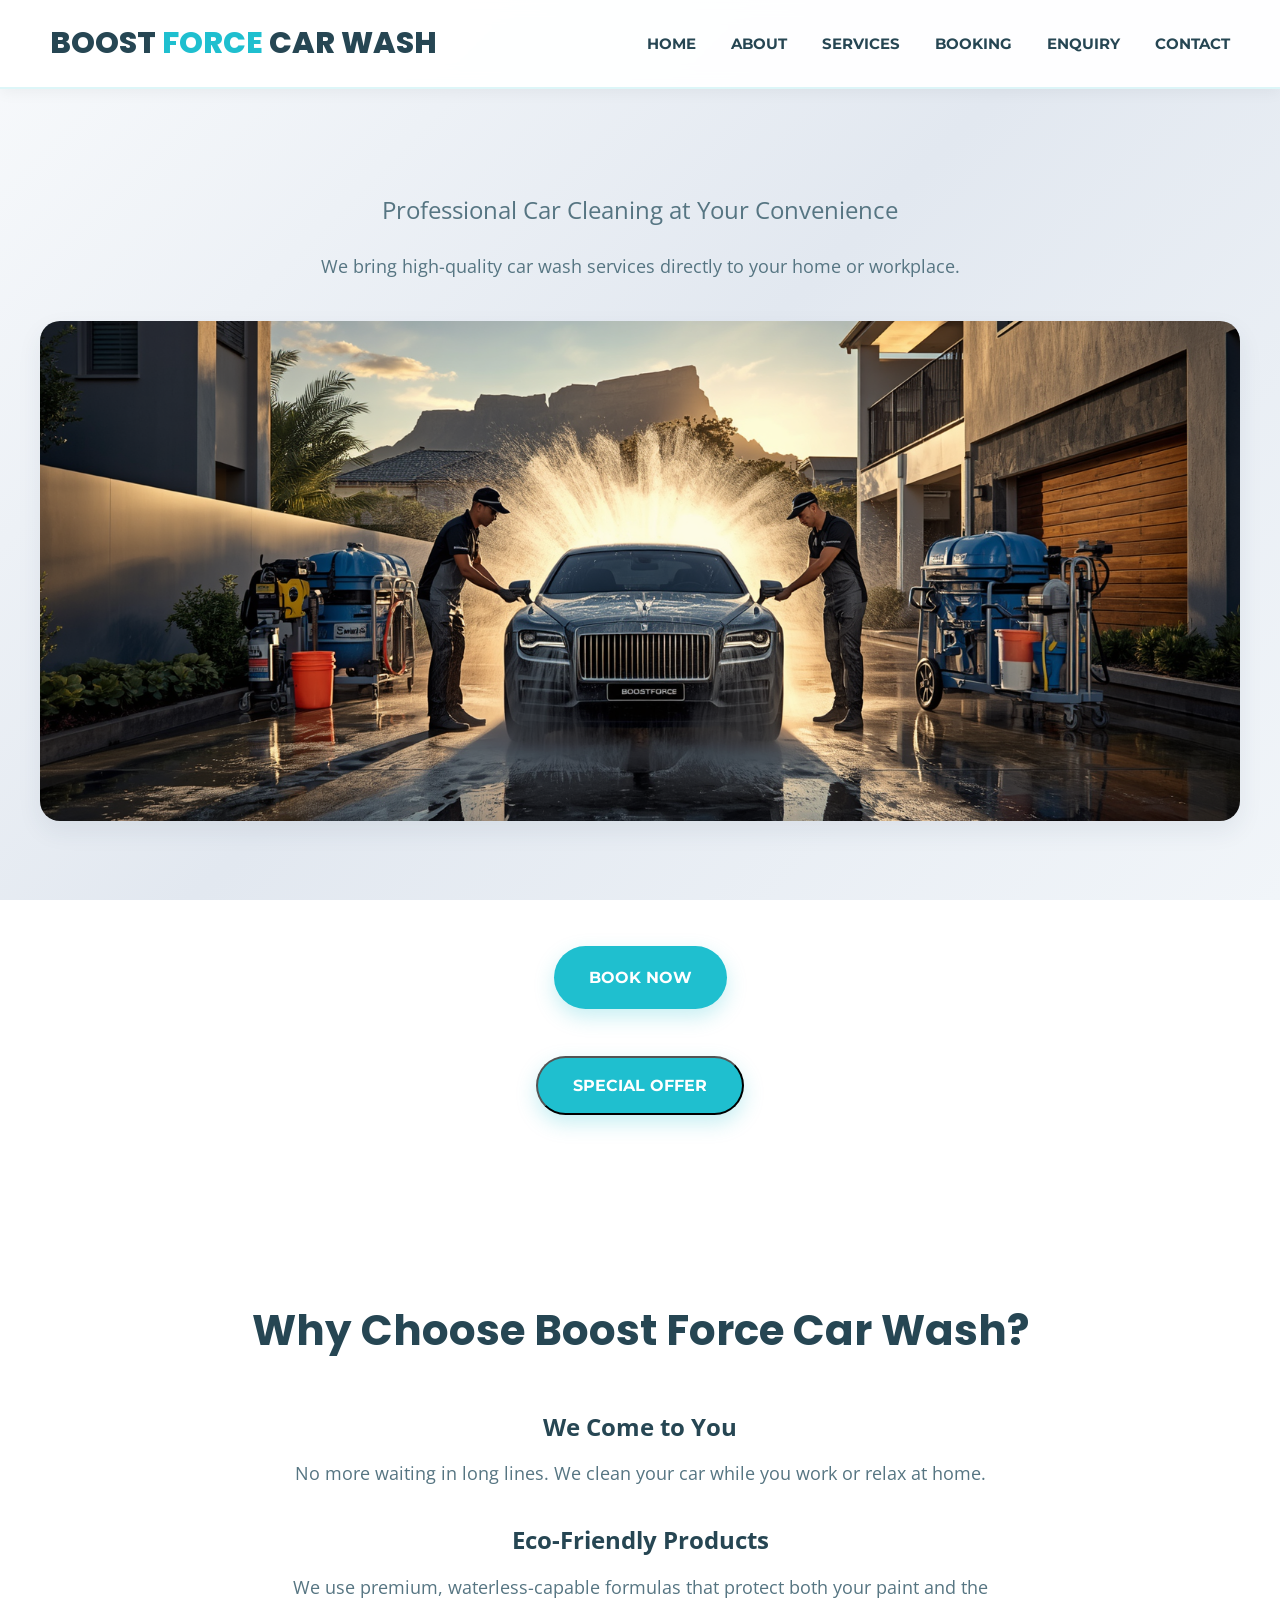
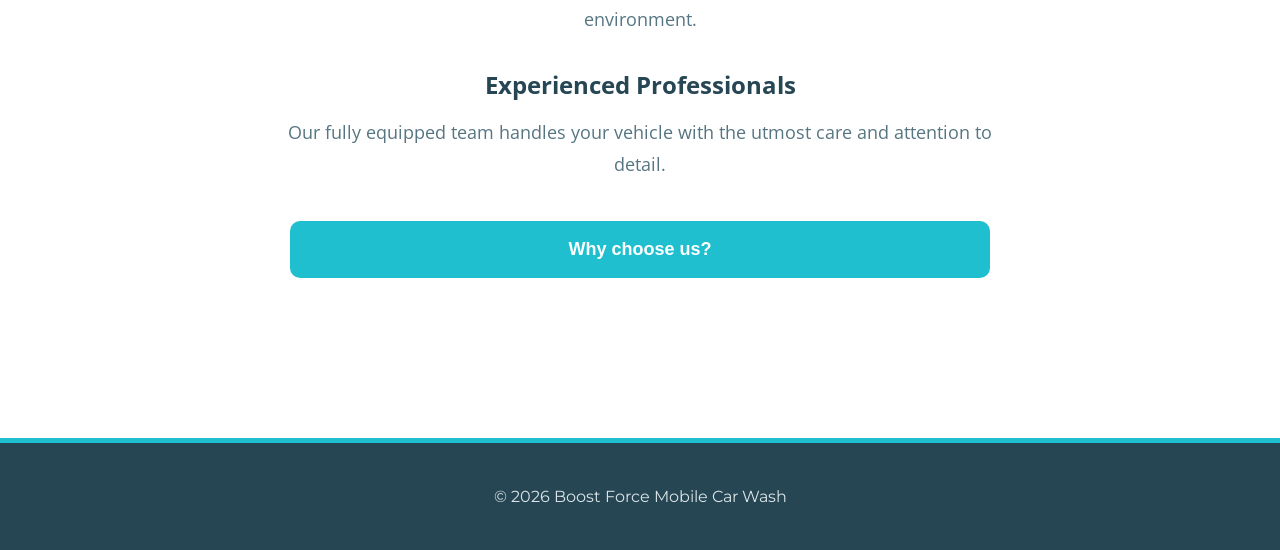
<file: index.html>
<!DOCTYPE html>
<html lang="en">
<head>

    <!--   PART 3 : SEO META TAGS  -->

    <meta charset="UTF-8">
    <meta
    name="viewport"
    content="width=device-width, initial-scale=1.0">
    <title>
    Boost Force Mobile Car Wash | Cape Town
    </title>
    <meta
    name="description"
    content="Professional mobile car wash in Cape Town.">
    <meta
    name="keywords"
    content="mobile car wash, cape town, car detailing">
    <meta
    name="author"
    content="Your Name">
    <!-- OPEN GRAPH -->
    <meta
    property="og:title"
    content="Boost Force Car Wash">
    <meta
    property="og:type"
    content="website">
    <meta
    property="og:description"
    content="Professional Mobile Car Wash">
    <link rel="stylesheet" href="css/style.css">
</head>
<body>

      <!-- 1. HEADER NAVIGATION (Stays the same on all pages) -->
<header>
    <div class="nav-container">
        <div class="logo">BOOST <span>FORCE</span> CAR WASH </div>
        <nav>
            <ul>
                <li><a href="index.html">Home</a></li>
                <li><a href="about.html">About</a></li>
                <li><a href="services.html">Services</a></li>
                <li><a href="booking.html">Booking</a></li>
                <li><a href="enquiry.html">Enquiry</a></li>
                <li><a href="contact.html">Contact</a></li>
            </ul>
        </nav>
    </div>
</header>
    <!-- MAIN CONTENT -->
    <main>

        <!-- HERO SECTION -->
        <section class="hero">
            <h2>Professional Car Cleaning at Your Convenience</h2>
            <p>We bring high-quality car wash services directly to your home or workplace.</p>

            <!-- HERO IMAGE -->
            <img src="images/mobile-carwash-hero.jpg.jpg" alt="Car Wash Service" width="500">

            <br><br>

            <!-- CALL TO ACTION -->
            <a href="booking.html" class="btn">Book Now</a>
          
         <!-- PART 3 : SPECIAL OFFER MODAL BUTTON -->

<br><br>

<button id="offerBtn" class="btn">

Special Offer

</button>

<!-- PART 3 : MODAL POPUP WINDOW -->

<div id="offerModal">

    <div class="modal-content">

        <h2>

        Winter Special

        </h2>

        <p>

        Get 20% Off Full Vehicle Detailing This Month!

        </p>

        <button id="closeModal">

        Close

        </button>

    </div>

</div>

        </section>
        <!-- ADDITION 1: WHY CHOOSE US (FEATURES SECTION) -->
        <section class="features-section">
            <h2>Why Choose Boost Force Car Wash?</h2>
            <dl>
                <dt><strong>We Come to You</strong></dt>
                <dd>No more waiting in long lines. We clean your car while you work or relax at home.</dd>

                <dt><strong>Eco-Friendly Products</strong></dt>
                <dd>We use premium, waterless-capable formulas that protect both your paint and the environment.</dd>

                <dt><strong>Experienced Professionals</strong></dt>
                <dd>Our fully equipped team handles your vehicle with the utmost care and attention to detail.</dd>
            </dl>
 <!-- PART 3 : ACCORDION COMPONENT Click to show additional information -->

    <div class="accordion">

        <button class="accordion-btn">

            Why choose us?

        </button>

        <div class="accordion-content">

            <p>
                We provide affordable, eco-friendly and professional mobile car wash services throughout Cape Town. Our trained team comes directly to your location, saving you time while delivering premium quality service.
            </p>

        </div>

    </div>

 </section>

               
    </main>

    <!-- FOOTER -->
    <footer>
        <p>© 2026 Boost Force Mobile Car Wash</p>
    </footer>

<!-- PART 3 JAVASCRIPT -->

    <script src="js/main.js"></script>

</body>
</html>
</file>
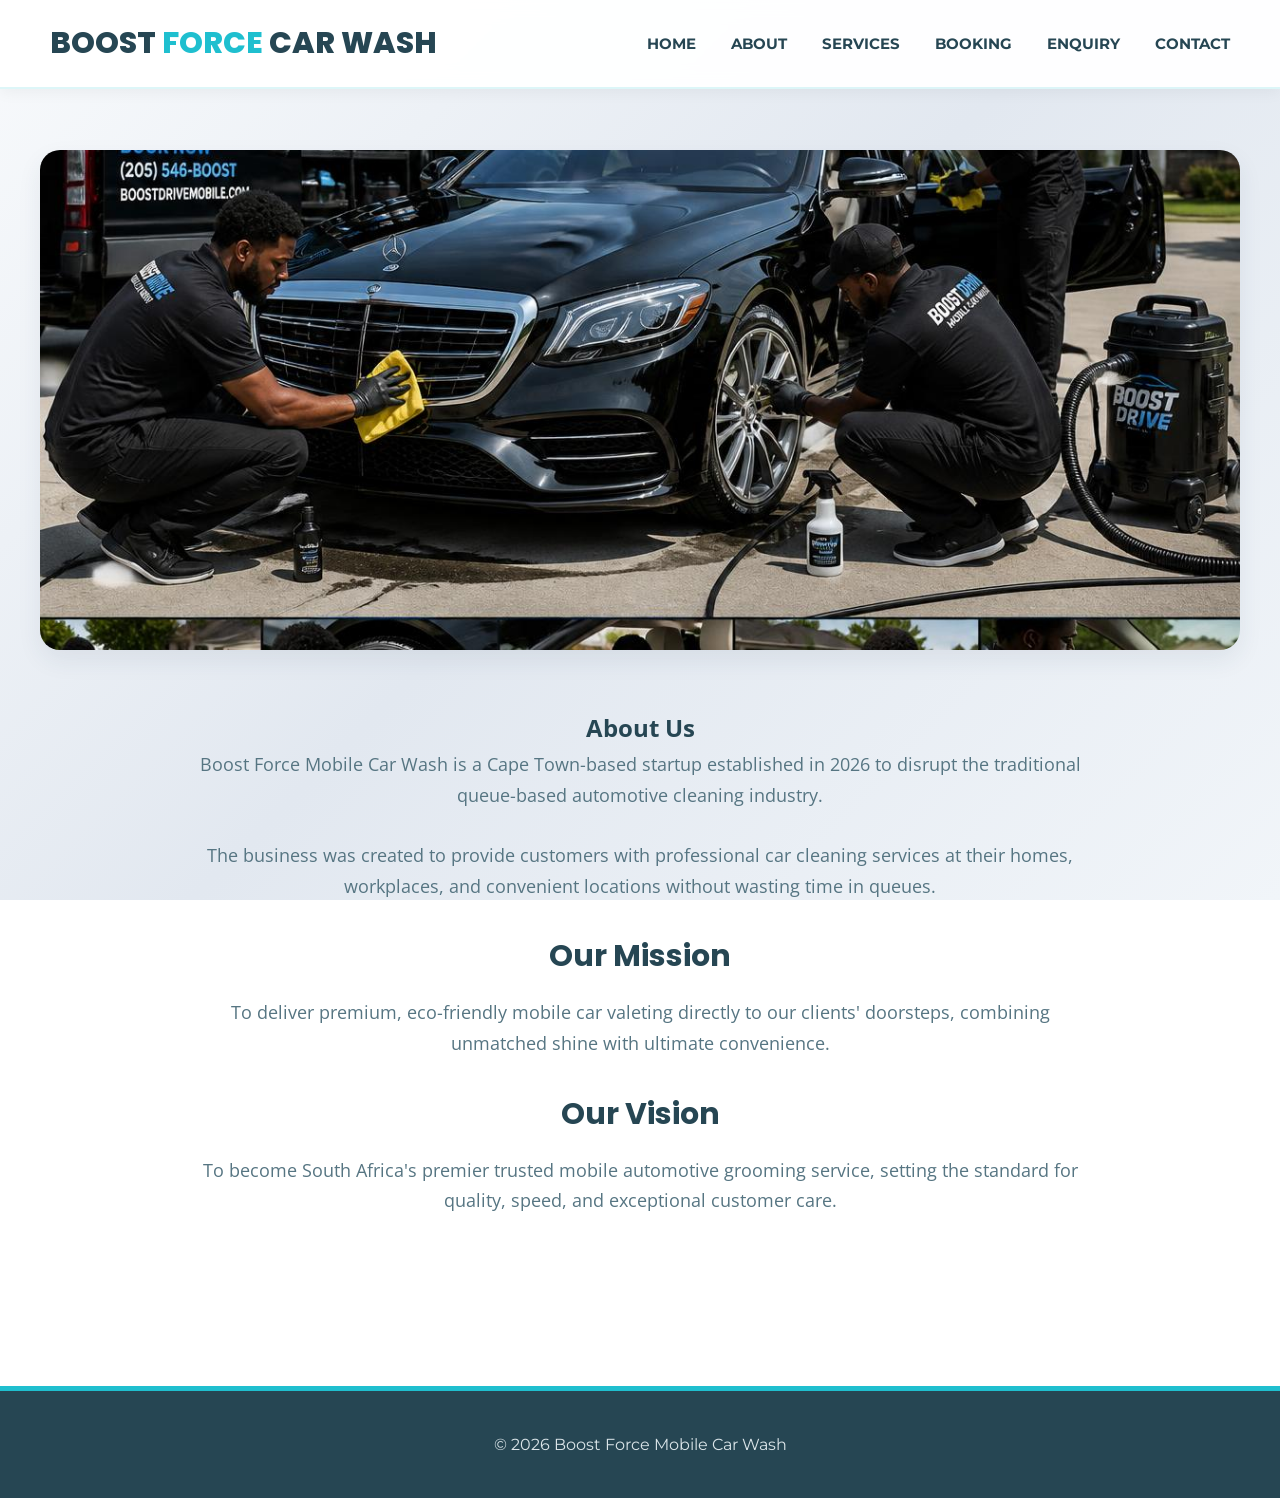
<file: about.html>
<!DOCTYPE html>
<html lang="en">
<head>
    <!-- PART 3 : SEO META TAGS -->

    <meta charset="UTF-8">
    <meta
    name="viewport"
    content="width=device-width, initial-scale=1.0">
    <title>
    Boost Force Mobile Car Wash | Cape Town
    </title>
    <meta
    name="description"
    content="Professional mobile car wash in Cape Town.">
    <meta
    name="keywords"
    content="mobile car wash, cape town, car detailing">
    <meta
    name="author"
    content="Your Name">
    <!-- OPEN GRAPH -->
    <meta
    property="og:title"
    content="Boost Force Car Wash">
    <meta
    property="og:type"
    content="website">
    <meta
    property="og:description"
    content="Professional Mobile Car Wash">
    <link rel="stylesheet" href="css/style.css">
</head>
<body>

   <!-- 1. HEADER NAVIGATION (Stays the same on all pages) -->
<header>
    <div class="nav-container">
        <div class="logo">BOOST <span>FORCE</span> CAR WASH </div>
        <nav>
            <ul>
                <li><a href="index.html">Home</a></li>
                <li><a href="about.html">About</a></li>
                <li><a href="services.html">Services</a></li>
                <li><a href="booking.html">Booking</a></li>
                <li><a href="enquiry.html">Enquiry</a></li>
                <li><a href="contact.html">Contact</a></li>
            </ul>
        </nav>
    </div>
</header>

<!--  2. THE MAIN ABOUT CONTENT -->
<main class="about-section">

    <!-- The banner image -->
    <img src="images/images car wash full vehicle detailing.jpg" class="about-hero-img" alt="About Boost Force Mobile Car Wash">

        <div class="about-content-wrapper">
        <h2>About Us</h2>
        <p>
                Boost Force Mobile Car Wash is a Cape Town-based startup established in 2026 
                to disrupt the traditional queue-based automotive cleaning industry.
            </p>

            <p>
                The business was created to provide customers with professional car cleaning 
                services at their homes, workplaces, and convenient locations without wasting time in queues.
            </p>
        <h3>Our Mission</h3>
        <p>To deliver premium, eco-friendly mobile car valeting directly to our clients' doorsteps, combining unmatched shine with ultimate convenience.</p>

        <h3>Our Vision</h3>
        <p>To become South Africa's premier trusted mobile automotive grooming service, setting the standard for quality, speed, and exceptional customer care.</p>
    </div>

</main>
    <!-- FOOTER -->
    <footer>
        <p>© 2026 Boost Force Mobile Car Wash</p>
    </footer>

</body>
</html>
</file>
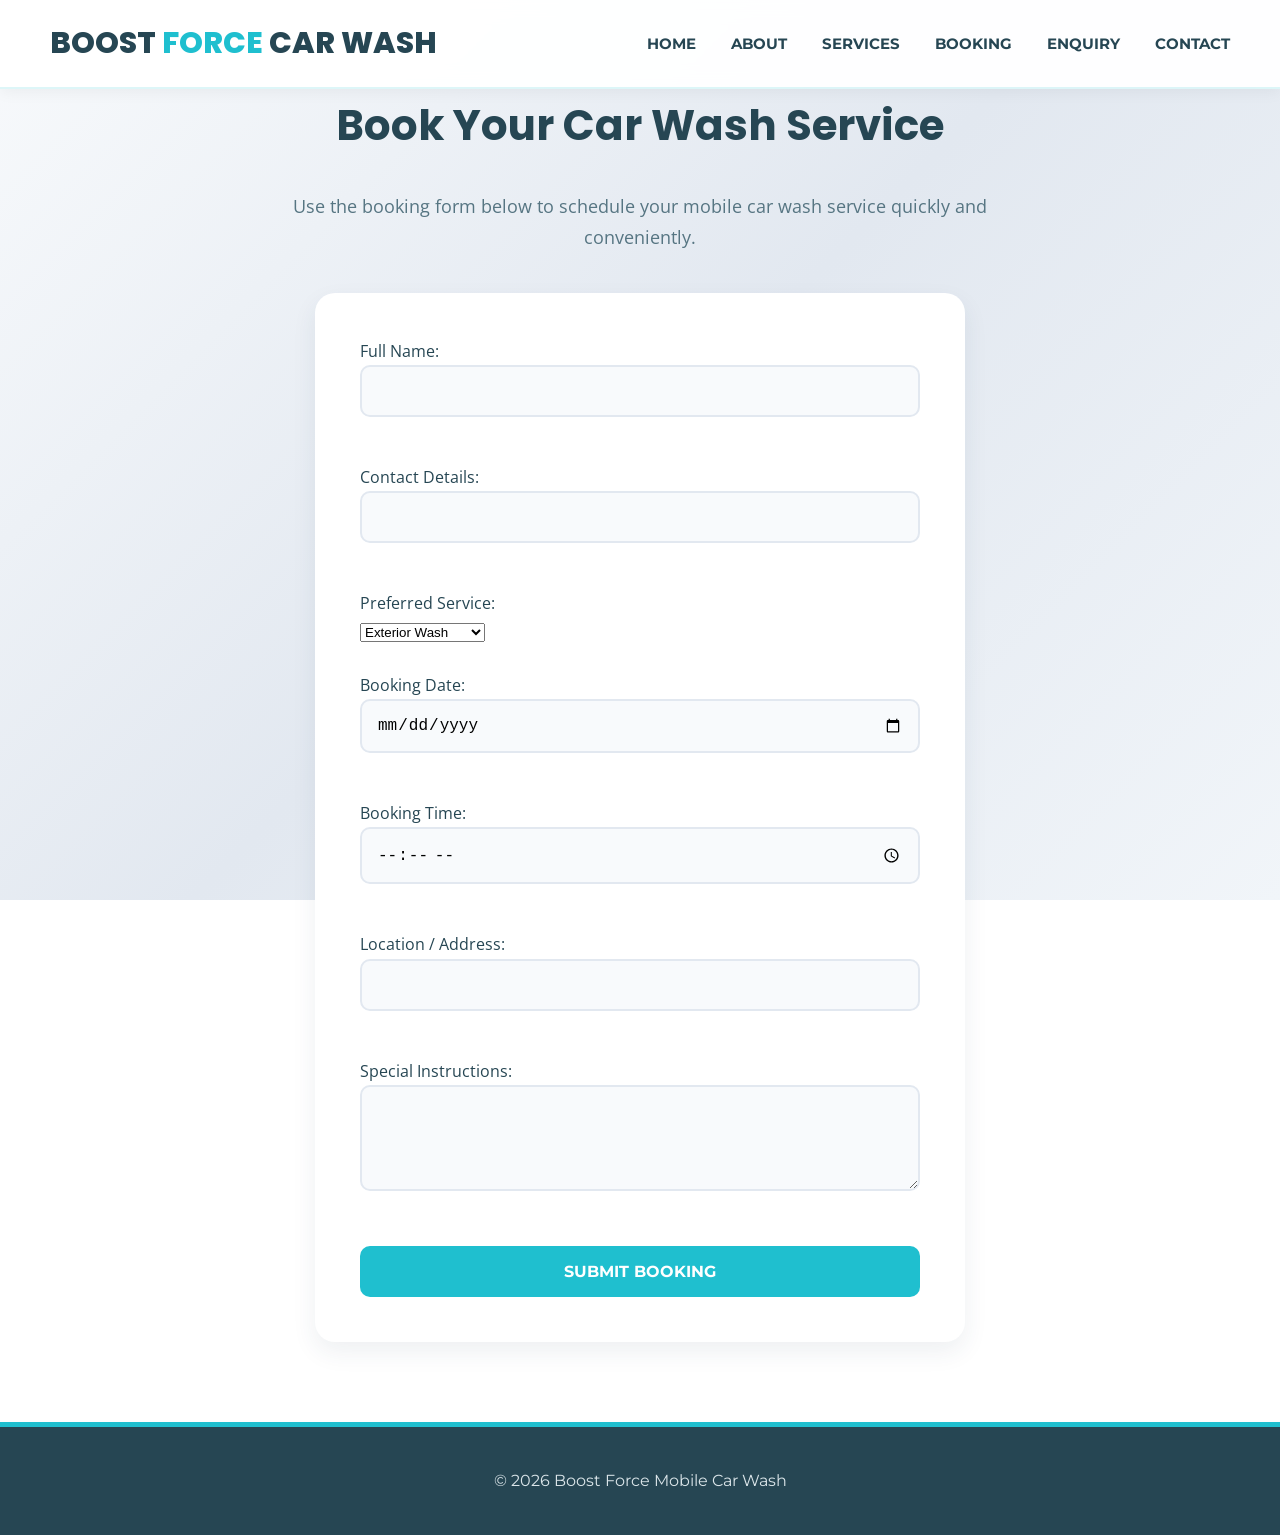
<file: booking.html>
<!DOCTYPE html>
<html lang="en">
<head>
    <!-- PART 3 : SEO META TAGS -->

    <meta charset="UTF-8">
    <meta
    name="viewport"
    content="width=device-width, initial-scale=1.0">
    <title>
    Boost Force Mobile Car Wash | Cape Town
    </title>
    <meta
    name="description"
    content="Professional mobile car wash in Cape Town.">
    <meta
    name="keywords"
    content="mobile car wash, cape town, car detailing">
    <meta
    name="author"
    content="Your Name">
    <!-- OPEN GRAPH -->
    <meta
    property="og:title"
    content="Boost Force Car Wash">
    <meta
    property="og:type"
    content="website">
    <meta
    property="og:description"
    content="Professional Mobile Car Wash">
    <link rel="stylesheet" href="css/style.css">
    <meta
    property="og:description"
    content="Professional Mobile Car Wash">
    <link rel="stylesheet" href="css/style.css">
</head>
<body>

<!-- 1. HEADER NAVIGATION (Stays the same on all pages) -->
<header>
    <div class="nav-container">
        <div class="logo">BOOST <span>FORCE</span> CAR WASH </div>
        <nav>
            <ul>
                <li><a href="index.html">Home</a></li>
                <li><a href="about.html">About</a></li>
                <li><a href="services.html">Services</a></li>
                <li><a href="booking.html">Booking</a></li>
                <li><a href="enquiry.html">Enquiry</a></li>
                <li><a href="contact.html">Contact</a></li>
            </ul>
        </nav>
    </div>
</header>
    <!-- MAIN CONTENT -->
    <main>

        <!-- BOOKING SECTION -->
        <section class="booking-section">

        <h2 class="booking-heading">
        Book Your Car Wash Service
        </h2>
            <p class="booking-text">
             Use the booking form below to schedule your mobile car wash service quickly and conveniently.
            </p>

            <!-- BOOKING FORM -->
            <form>
                <!-- FULL NAME -->
                <label for="fullname">Full Name:</label><br>
                <input type="text" id="fullname" name="fullname"><br><br>

                <!-- CONTACT DETAILS -->
                <label for="contact">Contact Details:</label><br>
                <input type="text" id="contact" name="contact"><br><br>

                <!-- SERVICE SELECTION -->
                <label for="service">Preferred Service:</label><br>
                <select id="service" name="service">
                    <option>Exterior Wash</option>
                    <option>Interior Cleaning</option>
                    <option>Full Valet Service</option>
                    <option>Engine Cleaning</option>
                </select><br><br>

                <!-- DATE -->
                <label for="date">Booking Date:</label><br>
                <input type="date" id="date" name="date"><br><br>

                <!-- TIME -->
                <label for="time">Booking Time:</label><br>
                <input type="time" id="time" name="time"><br><br>

                <!-- ADDRESS -->
                <label for="address">Location / Address:</label><br>
                <input type="text" id="address" name="address"><br><br>

                <!-- SPECIAL INSTRUCTIONS -->
                <label for="instructions">Special Instructions:</label><br>
                <textarea id="instructions" name="instructions" rows="4" cols="40"></textarea><br><br>

                <!-- SUBMIT BUTTON -->
                <button type="submit">Submit Booking</button>

            </form>

        </section>

    </main>

    <!-- FOOTER -->
    <footer>
        <p>© 2026 Boost Force Mobile Car Wash</p>
    </footer>

</body>
</html>
</file>
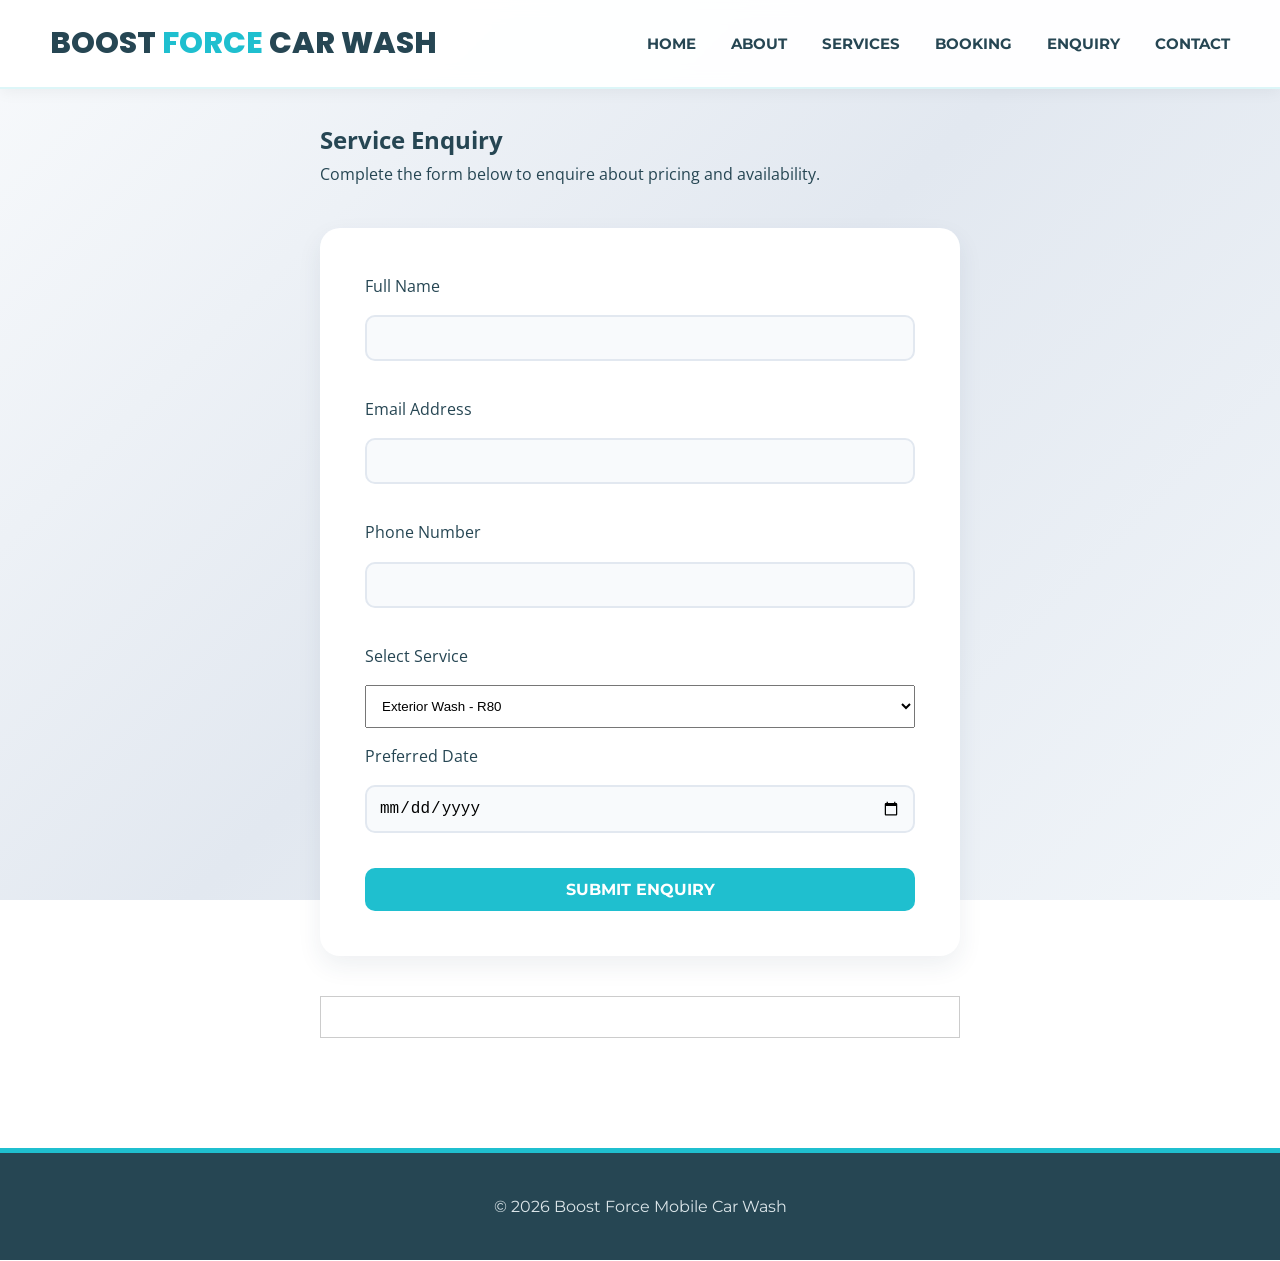
<file: enquiry.html>
<!DOCTYPE html>
<html lang="en">

<head>

    <!-- PART 3 : SEO -->
    <meta charset="UTF-8">
    <meta name="viewport"
          content="width=device-width, initial-scale=1.0">
    <title>
        Service Enquiry | Boost Force Mobile Car Wash
    </title>
    <meta
    name="description"
    content="Enquire about mobile car wash services and prices in Cape Town.">
    <meta
    name="keywords"
    content="car wash enquiry, mobile detailing, Cape Town">
    <meta
    name="author"
    content="Your Name">
    <link rel="stylesheet" href="css/style.css">
</head>

<body>

<!-- HEADER -->

<header>
    <div class="nav-container">
        <div class="logo">
            BOOST <span>FORCE</span> CAR WASH
        </div>
        <nav>
            <ul>
                <li><a href="index.html">Home</a></li>
                <li><a href="about.html">About</a></li>
                <li><a href="services.html">Services</a></li>
                <li><a href="booking.html">Booking</a></li>
                <li><a href="enquiry.html">Enquiry</a></li>
                <li><a href="contact.html">Contact</a></li>
            </ul>
        </nav>
    </div>
</header>

<!-- MAIN -->

<main>
<section class="enquiry-section">
<h2>Service Enquiry</h2>
<p>
Complete the form below to enquire about pricing and availability.
</p>
<form id="enquiryForm">
<label for="fullname">
Full Name
</label>
<input
type="text"
id="fullname"
required>

<label for="email">
Email Address
</label>
<input
type="email"
id="email"
required>

<label for="phone">
Phone Number
</label>
<input
type="tel"
id="phone"
pattern="[0-9]{10}"
required>

<label for="service">
Select Service
</label>
<select id="service">
<option value="80">

Exterior Wash - R80
</option>
<option value="120">

Interior Cleaning - R120
</option>
<option value="180">

Wax and Polish - R180
</option>
<option value="350">

Full Vehicle Detailing - R350
</option>
</select>

<label for="date">
Preferred Date

</label>
<input
type="date"
id="date"
required>
<button type="submit">
Submit Enquiry
</button>
</form>
<div id="responseBox"></div>
</section>
</main>
<footer>
<p>
© 2026 Boost Force Mobile Car Wash
</p>
</footer>
<script src="js/main.js"></script>
</body>
</html>
</file>
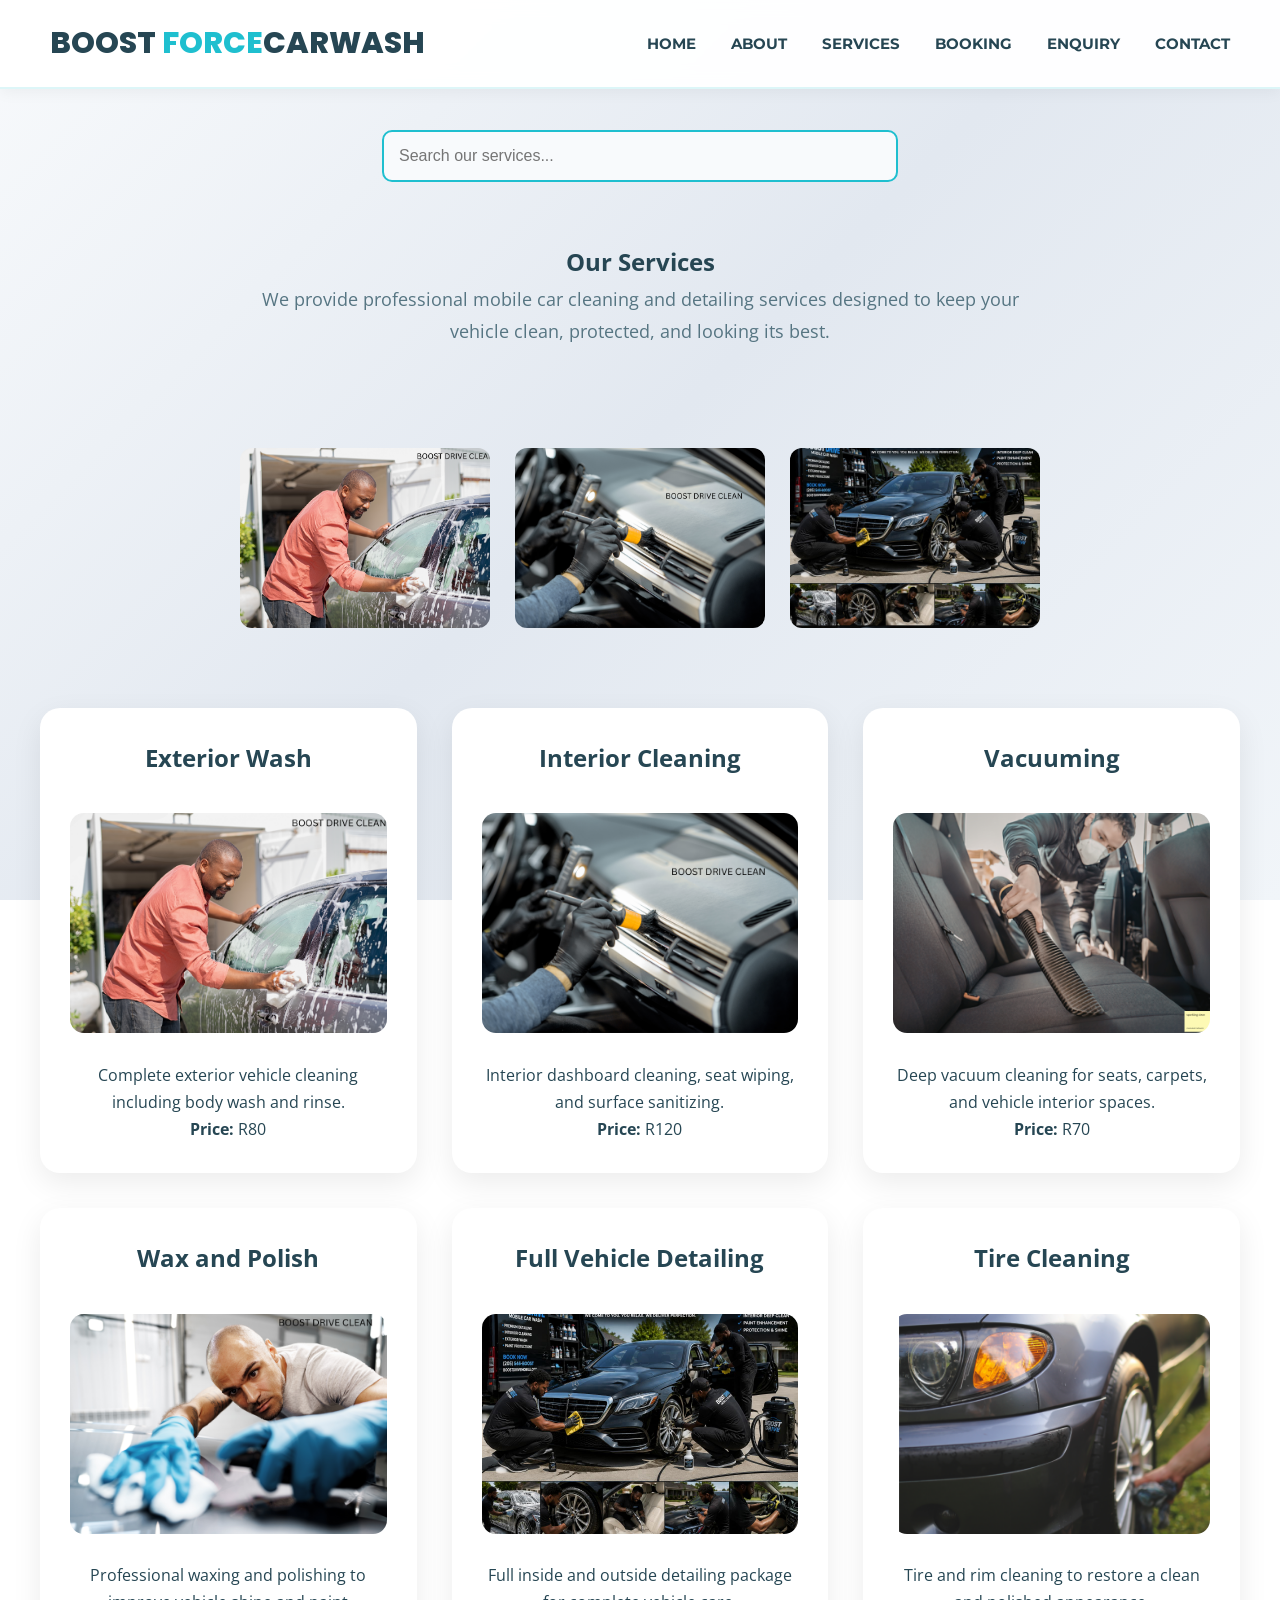
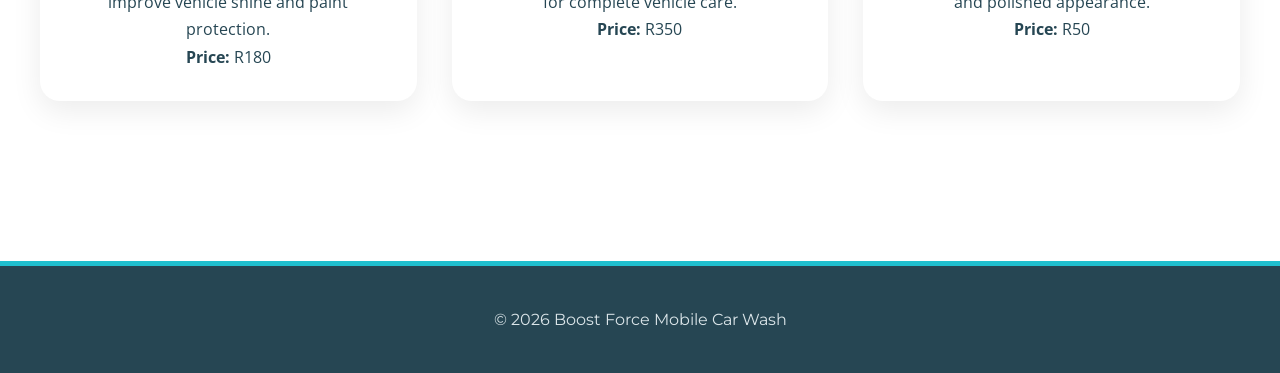
<file: services.html>
<!DOCTYPE html>
<html lang="en">

<head>

    <!-- ======================================
    PART 3 : SEO META TAGS
    ======================================= -->

    <meta charset="UTF-8">

    <meta
    name="viewport"
    content="width=device-width, initial-scale=1.0">


    <title>

    Boost Force Mobile Car Wash | Cape Town

    </title>


    <meta

    name="description"

    content="Professional mobile car wash in Cape Town.">


    <meta

    name="keywords"

    content="mobile car wash, cape town, car detailing">


    <meta

    name="author"

    content="Your Name">


    <!-- OPEN GRAPH -->

    <meta

    property="og:title"

    content="Boost Force Car Wash">


    <meta

    property="og:type"

    content="website">


    <meta

    property="og:description"

    content="Professional Mobile Car Wash">


    <link rel="stylesheet" href="css/style.css">

</head>
   
<body>

 
   <!--  HEADER NAVIGATION (Stays the same on all pages) -->
<header>
    <div class="nav-container">
        <div class="logo">BOOST <span>FORCE</span>CAR</span>WASH</div>
        <nav>
            <ul>
                <li><a href="index.html">Home</a></li>
                <li><a href="about.html">About</a></li>
                <li><a href="services.html">Services</a></li>
                <li><a href="booking.html">Booking</a></li>
                <li><a href="enquiry.html">Enquiry</a></li>
                <li><a href="contact.html">Contact</a></li>
            </ul>
        </nav>
    </div>
</header>

 <main>
<!-- ==========================================
PART 3 : SERVICES INTRO
========================================== -->

<section class="services-intro">

    <!-- PART 3 : SERVICE SEARCH FUNCTION -->

    <div class="search-wrapper">

        <input
        type="text"
        id="searchService"
        class="search-box"
        placeholder="Search our services...">

    </div>

    <h2>Our Services</h2>

    <p class="services-intro-text">

        We provide professional mobile car cleaning and detailing services
        designed to keep your vehicle clean, protected, and looking its best.

    </p>

</section>



<!-- ==========================================
PART 3 : IMAGE GALLERY WITH LIGHTBOX
========================================== -->

<section class="gallery">

    <img
    src="images/imagescarwash exterior 2.jpn.png"
    alt="Exterior Wash">

    <img
    src="images/images carwash interior2.jpn.png"
    alt="Interior Cleaning">

    <img
    src="images/images car wash full vehicle detailing.jpg"
    alt="Full Vehicle Detailing">

</section>



<!-- LIGHTBOX POPUP -->

<div id="lightbox">

    <img
    id="lightbox-img"
    alt="Expanded Image">

</div>



<!-- ==========================================
PART 3 : SERVICES GRID
========================================== -->

<section class="services-container">

    <!-- SERVICE 1 -->

    <div class="service-box">

        <h3>Exterior Wash</h3>

        <img
        src="images/imagescarwash exterior 2.jpn.png"
        alt="Exterior Wash">

        <p>

        Complete exterior vehicle cleaning including body wash and rinse.

        </p>

        <p>

        <strong>Price:</strong> R80

        </p>

    </div>



    <!-- SERVICE 2 -->

    <div class="service-box">

        <h3>Interior Cleaning</h3>

        <img
        src="images/images carwash interior2.jpn.png"
        alt="Interior Cleaning">

        <p>

        Interior dashboard cleaning, seat wiping, and surface sanitizing.

        </p>

        <p>

        <strong>Price:</strong> R120

        </p>

    </div>



    <!-- SERVICE 3 -->

    <div class="service-box">

        <h3>Vacuuming</h3>

        <img
        src="images/images carwash vacuum 1.jpn.png"
        alt="Vacuuming Service">

        <p>

        Deep vacuum cleaning for seats, carpets, and vehicle interior spaces.

        </p>

        <p>

        <strong>Price:</strong> R70

        </p>

    </div>



    <!-- SERVICE 4 -->

    <div class="service-box">

        <h3>Wax and Polish</h3>

        <img
        src="images/images carwaxingandpolishing.jpn.png"
        alt="Wax and Polish">

        <p>

        Professional waxing and polishing to improve vehicle shine and paint protection.

        </p>

        <p>

        <strong>Price:</strong> R180

        </p>

    </div>



    <!-- SERVICE 5 -->

    <div class="service-box">

        <h3>Full Vehicle Detailing</h3>

        <img
        src="images/images car wash full vehicle detailing.jpg"
        alt="Full Vehicle Detailing">

        <p>

        Full inside and outside detailing package for complete vehicle care.

        </p>

        <p>

        <strong>Price:</strong> R350

        </p>

    </div>



    <!-- SERVICE 6 -->

    <div class="service-box">

        <h3>Tire Cleaning</h3>

        <img
        src="images/images carwash tire polishing.jpn.png"
        alt="Tire Cleaning">

        <p>

        Tire and rim cleaning to restore a clean and polished appearance.

        </p>

        <p>

        <strong>Price:</strong> R50

        </p>

    </div>

</section>
</main>

    <!-- FOOTER -->
    <footer>
        <p>© 2026 Boost Force Mobile Car Wash</p>
    </footer>

    <!-- PART 3 JAVASCRIPT -->

<script src="js/main.js"></script>

</body>
</html>
</file>
<file: css/style.css>
/* 
   BOOST FORCE MOBILE CAR WASH - MAIN CSS FILE
   External stylesheet used on all pages
 */

/*  GOOGLE FONTS */
@import url('https://fonts.googleapis.com/css2?family=Montserrat:wght@600;700;800&family=Open+Sans:wght@400;600;700&family=Poppins:wght@600;700;800&display=swap');

/* ROOT VARIABLES */
:root {
    --primary-dark: #264653;
    --accent-teal: #1FBFCF;
    --accent-light: #A8E6EF;
    --text-muted: #567582;
    --white: #FFFFFF;

    --main-gradient: linear-gradient(135deg, #F8FAFC 0%, #E2E8F0 50%, #F1F5F9 100%);

    --card-shadow: 0 10px 25px rgba(38, 70, 83, 0.08);
    --hover-shadow: 0 18px 35px rgba(31, 191, 207, 0.18);

    --transition: 0.3s ease;
}

/* RESET DEFAULT SPACING */
* {
    margin: 0;
    padding: 0;
    box-sizing: border-box;
}

/* BODY STYLING */
body {
    background: var(--main-gradient);
    background-attachment: fixed;
    color: var(--primary-dark);
    font-family: 'Open Sans', sans-serif;
    line-height: 1.7;
    padding-top: 90px;
}

/*    HEADER & NAVIGATION   */

header {
    background: rgba(255, 255, 255, 0.95);
    backdrop-filter: blur(10px);
    padding: 18px 50px;
    position: fixed;
    top: 0;
    width: 100%;
    z-index: 1000;

    border-bottom: 2px solid rgba(31, 191, 207, 0.15);
    box-shadow: 0 3px 15px rgba(0, 0, 0, 0.05);
}

/* Navigation container */
.nav-container {
    max-width: 1400px;
    margin: auto;

    display: flex;
    justify-content: space-between;
    align-items: center;
}

/* Website logo */
.logo {
    font-family: 'Poppins', sans-serif;
    font-size: 30px;
    font-weight: 800;
    color: var(--primary-dark);
}

.logo span {
    color: var(--accent-teal);
}

/* Navigation links */
nav ul {
    list-style: none;
    display: flex;
    gap: 35px;
}

nav ul li a {
    text-decoration: none;
    color: var(--primary-dark);

    font-family: 'Montserrat', sans-serif;
    font-size: 15px;
    font-weight: 700;

    text-transform: uppercase;
    position: relative;

    transition: var(--transition);
}

/* Hover underline effect */
nav ul li a::after {
    content: '';
    position: absolute;
    left: 0;
    bottom: -8px;

    width: 0;
    height: 3px;

    background: var(--accent-teal);
    transition: var(--transition);
}

nav ul li a:hover {
    color: var(--accent-teal);
}

nav ul li a:hover::after {
    width: 100%;
}

/*    HERO SECTION   */

.hero {
    max-width: 1400px;
    margin: 40px auto;
    padding: 60px 40px;
    text-align: center;
}

/* Main heading */
.hero h1 {
    font-family: 'Poppins', sans-serif;
    font-size: 60px;
    font-weight: 800;
    line-height: 1.1;
    margin-bottom: 20px;
}

/* Sub heading */
.hero h2 {
    font-size: 24px;
    font-weight: 400;
    color: var(--text-muted);
    margin-bottom: 20px;
}

/* Hero paragraph */
.hero p {
    max-width: 800px;
    margin: 0 auto 40px;
    font-size: 18px;
    color: var(--text-muted);
}

/* Hero image */
.hero img {
    width: 100%;
    max-width: 1350px;
    height: 500px;
    object-fit: cover;

    border-radius: 20px;
    box-shadow: var(--card-shadow);

    display: block;
    margin: 0 auto 50px auto;
}
/*    SERVICES INTRO   */
/* PART 3 : SEARCH BOX */

.search-wrapper{

text-align:center;

margin-bottom:40px;

}

.search-box{

width:60%;

padding:15px;

border-radius:10px;

border:2px solid #1FBFCF;

font-size:16px;

}
.services-intro {
    max-width: 1000px;
    margin: 80px auto 40px;
    padding: 0 20px;

    text-align: center;
}

/* Services intro paragraph */
.services-intro-text {
    max-width: 800px;

    margin: 0 auto;

    font-size: 18px;
    line-height: 1.8;

    color: var(--text-muted);
}
/*    BUTTONS   */

.btn {
    display: inline-block;

    background: var(--accent-teal);
    color: var(--white);

    padding: 18px 35px;
    margin-top: 20px;

    border-radius: 40px;

    text-decoration: none;
    text-transform: uppercase;

    font-family: 'Montserrat', sans-serif;
    font-size: 16px;
    font-weight: 700;

    transition: var(--transition);

    box-shadow: 0 8px 20px rgba(31, 191, 207, 0.25);
}

/* Button hover */
.btn:hover {
    background: var(--primary-dark);
    transform: translateY(-4px);

    box-shadow: var(--hover-shadow);
}
/*    FEATURES SECTION  */

.features-section {
    max-width: 1000px;
    margin: 80px auto;
    padding: 40px;

    text-align: center;
}

/* Section heading */
.features-section h2 {
    font-family: 'Poppins', sans-serif;
    font-size: 42px;

    margin-bottom: 40px;
}

/* Remove default browser spacing */
.features-section dl {
    margin: 0;
    padding: 0;
}

/* Feature titles */
.features-section dt {
    font-size: 24px;
    font-weight: 700;

    margin-top: 30px;
    margin-bottom: 10px;

    color: var(--primary-dark);
}

/* Feature descriptions */
.features-section dd {
    margin: 0 auto 25px;

    max-width: 750px;

    font-size: 18px;
    color: var(--text-muted);

    line-height: 1.8;
}
/*    ABOUT PAGE  */

.about-section {
    max-width: 1400px;
    margin: auto;
    padding: 60px 40px;
    text-align: center;
}

/* About page image */
.about-hero-img {
    width: 100%;
    max-width: 1350px;
    height: 500px;

    object-fit: cover;

    border-radius: 20px;
    margin-bottom: 50px;

    box-shadow: var(--card-shadow);
}

/* About text container */
.about-content-wrapper {
    max-width: 900px;
    margin: auto;
}

/* About headings */
.about-content-wrapper h3 {
    font-family: 'Poppins', sans-serif;
    font-size: 30px;

    margin: 30px 0 15px;
}

/* About paragraph */
.about-content-wrapper p {
    font-size: 18px;
    color: var(--text-muted);

    margin-bottom: 30px;
}

/* Services Intro */
.services-intro {
    text-align: center;
    max-width: 900px;
    margin: 0 auto 50px auto;
    padding: 40px 20px;
}

/* Services Grid */
.services-container {
    display: grid;

    grid-template-columns: repeat(3, 1fr);

    gap: 35px;

    max-width: 1400px;

    margin: 0 auto;

    padding: 20px 40px 80px;
}

/* Service Cards */
.service-box {
    background-color: white;

    padding: 30px;

    border-radius: 20px;

    box-shadow: 0 10px 30px rgba(0,0,0,0.08);

    text-align: center;

    transition: 0.3s ease;
}

/* Hover Effect */
.service-box:hover {
    transform: translateY(-8px);

    box-shadow: 0 20px 40px rgba(0,0,0,0.12);
}

/* Service Images */
.service-box img {
    width: 100%;

    height: 220px;

    object-fit: cover;

    border-radius: 14px;

    margin: 20px 0;
}

/* Service Headings */
.service-box h3 {
    margin-bottom: 15px;

    font-size: 24px;
}

/* Responsive Design */
@media (max-width: 992px) {

    .services-container {
        grid-template-columns: repeat(2, 1fr);
    }

}

@media (max-width: 768px) {

    .services-container {
        grid-template-columns: 1fr;
    }

}

/*   CONTACT INFORMATION SECTION    */

.contact-info-section {
    max-width: 900px;
    margin: 80px auto;
    padding: 40px;

    text-align: center;
}

/* Contact heading */
.contact-info-section h2 {
    font-family: 'Poppins', sans-serif;
    font-size: 42px;

    margin-bottom: 30px;
}

/* Paragraph styling */
.contact-info-section p {
    font-size: 18px;
    color: var(--text-muted);

    margin-bottom: 20px;
}

/* Remove list bullet alignment problem */
.contact-info-section ul {
    list-style: none;

    padding: 0;
    margin-top: 20px;
}

/* Operating hours list */
.contact-info-section ul li {
    font-size: 18px;

    margin-bottom: 10px;

    color: var(--primary-dark);
}

/*    SOCIAL MEDIA SECTION    */

.social-section {
    max-width: 1200px;
    margin: 80px auto;
    padding: 40px;

    text-align: center;
}

/* Section heading */
.social-section h2 {
    font-family: 'Poppins', sans-serif;
    font-size: 42px;

    margin-bottom: 35px;

    color: var(--primary-dark);
}

/* Horizontal social links layout */
.social-links {
    display: flex;

    justify-content: center;
    align-items: center;
    gap: 30px;

    flex-wrap: wrap;
}

/* Social buttons */
.social-btn {
    display: inline-block;

    padding: 16px 35px;

    background: var(--white);
    color: var(--primary-dark);

    text-decoration: none;

    font-family: 'Montserrat', sans-serif;
    font-size: 16px;
    font-weight: 700;

    border-radius: 50px;

    border: 2px solid var(--accent-teal);

    transition: var(--transition);

    box-shadow: var(--card-shadow);
}

/* Hover effect */
.social-btn:hover {
    background: var(--accent-teal);
    color: var(--white);

    transform: translateY(-4px);

    box-shadow: var(--hover-shadow);
}

/* Booking paragraph */
.booking-text {
    text-align: center;

    max-width: 800px;
    margin: 0 auto 40px;

    font-size: 18px;
    color: var(--text-muted);
}
/*    BOOKING SECTION    */

.booking-section {
    text-align: center;
}

/* Booking heading */
.booking-heading {
    font-family: 'Poppins', sans-serif;

    font-size: 42px;
    font-weight: 700;

    margin-bottom: 30px;

    color: var(--primary-dark);
}
/*    FORMS     */

form {
    max-width: 650px;
    margin: 40px auto;

    background: var(--white);

    padding: 45px;
    border-radius: 20px;

    box-shadow: var(--card-shadow);

    text-align: left;
}

/* Input fields */
input,
textarea {
    width: 100%;

    padding: 15px;
    margin-bottom: 20px;

    border: 2px solid #E2E8F0;
    border-radius: 10px;

    background: #F8FAFC;

    font-size: 16px;

    transition: var(--transition);
}

/* Input focus effect */
input:focus,
textarea:focus {
    outline: none;

    border-color: var(--accent-teal);
    background: var(--white);

    box-shadow: 0 0 0 4px rgba(31, 191, 207, 0.15);
}

/* Form button */
form button {
    width: 100%;

    padding: 16px;

    border: none;
    border-radius: 10px;

    background: var(--accent-teal);
    color: var(--white);

    font-family: 'Montserrat', sans-serif;
    font-size: 16px;
    font-weight: 700;

    text-transform: uppercase;
    cursor: pointer;

    transition: var(--transition);
}

/* Button hover */
form button:hover {
    background: var(--primary-dark);
}

/*    FOOTER    */

footer {
    background: var(--primary-dark);
    color: #DBE5E9;

    text-align: center;

    padding: 40px 20px;
    margin-top: 80px;

    border-top: 5px solid var(--accent-teal);

    font-family: 'Montserrat', sans-serif;
}

/*    RESPONSIVE DESIGN   */

/* Tablets */
@media (max-width: 1024px) {

    .services-container {
        grid-template-columns: repeat(2, 1fr);
    }

    .maps-global-wrapper {
        flex-direction: column;
    }
}

/* Mobile phones */
@media (max-width: 768px) {

    body {
        padding-top: 130px;
    }

    .nav-container {
        flex-direction: column;
        gap: 15px;
    }

    nav ul {
        gap: 20px;
        flex-wrap: wrap;
        justify-content: center;
    }

    .hero h1 {
        font-size: 40px;
    }

    .hero h2 {
        font-size: 20px;
    }

    .hero img,
    .about-hero-img {
    height: 300px;
    }
    .services-container {
        grid-template-columns: 1fr;
    }

    .follow-links-wrapper {
        flex-direction: column;
        gap: 15px;
    }

    form {
        padding: 30px;
    }
}
/* ====================================
   PART 3 : ACCORDION STYLING
==================================== */

.accordion{

max-width:700px;

margin:40px auto;

}

.accordion-btn{

width:100%;

padding:18px;

font-size:18px;

font-weight:700;

border:none;

cursor:pointer;

background:#1FBFCF;

color:white;

border-radius:10px;

}

.accordion-content{

display:none;

background:white;

padding:20px;

margin-top:10px;

border-radius:10px;

box-shadow:0 5px 15px rgba(0,0,0,0.1);

}

.accordion-content.show{

display:block;

}

/* ====================================
PART 3 : MODAL POPUP
==================================== */

#offerModal{

display:none;

position:fixed;

top:0;

left:0;

width:100%;

height:100%;

background:rgba(0,0,0,0.6);

justify-content:center;

align-items:center;

z-index:9999;

}


.modal-content{

background:white;

padding:40px;

border-radius:15px;

max-width:500px;

width:80%;

text-align:center;

box-shadow:0 10px 30px rgba(0,0,0,0.3);

}


#closeModal{

margin-top:20px;

padding:12px 25px;

border:none;

background:#1FBFCF;

color:white;

cursor:pointer;

border-radius:8px;

}

/* ====================================
PART 3 : IMAGE GALLERY
==================================== */

.gallery{

display:flex;

justify-content:center;

gap:25px;

flex-wrap:wrap;

margin:60px auto;

}

.gallery img{

width:250px;

height:180px;

object-fit:cover;

border-radius:12px;

cursor:pointer;

transition:0.3s;

}

.gallery img:hover{

transform:scale(1.05);

}


/* LIGHTBOX */

#lightbox{

display:none;

position:fixed;

top:0;

left:0;

width:100%;

height:100%;

background:rgba(0,0,0,0.85);

justify-content:center;

align-items:center;

z-index:9999;

}


#lightbox img{

max-width:80%;

max-height:80%;

border-radius:15px;

}

/* ====================================
PART 3 : LEAFLET MAP
==================================== */

#map{

height:450px;

width:100%;

margin-top:30px;

border-radius:15px;

box-shadow:0 5px 20px rgba(0,0,0,0.2);

}
/* =====================================
PART 3 : ENQUIRY FORM
===================================== */

.enquiry-section{

max-width:700px;

margin:auto;

padding:30px;

}

.enquiry-section form{

display:flex;

flex-direction:column;

gap:15px;

}

.enquiry-section input,

.enquiry-section select{

padding:12px;

}

.enquiry-section button{

padding:12px;

cursor:pointer;

}

#responseBox{

margin-top:25px;

padding:20px;

border:1px solid #ccc;

}
</file>
